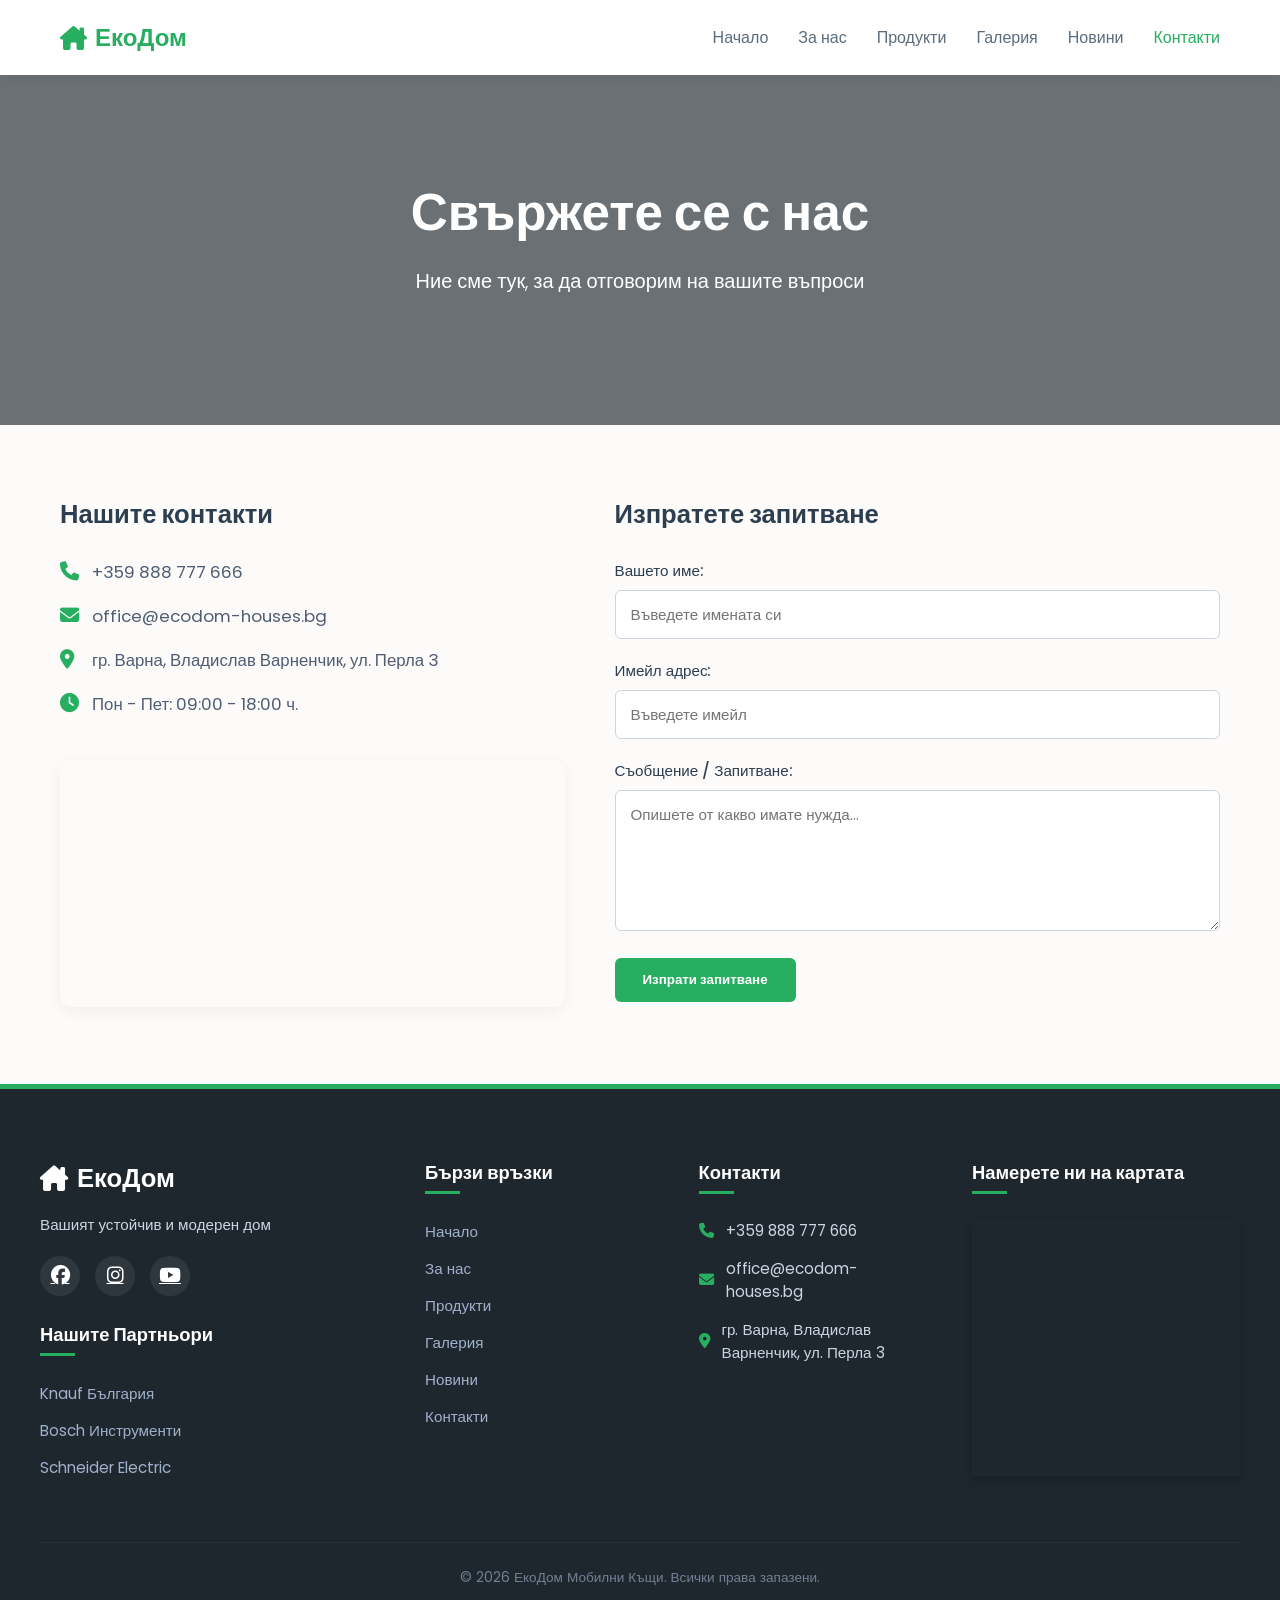
<file: contacts.html>
<!DOCTYPE html>
<html lang="bg">
<head>
    <meta charset="UTF-8">
    <meta name="viewport" content="width=device-width, initial-scale=1.0">
    <title>Контакти | ЕкоДом</title>
    <link href="https://fonts.googleapis.com/css2?family=Poppins:wght@300;400;500;600;700&display=swap" rel="stylesheet">
    <link rel="stylesheet" href="https://cdnjs.cloudflare.com/ajax/libs/font-awesome/6.4.0/css/all.min.css">
    <link rel="stylesheet" href="style.css">
</head>
<body>

    <nav class="navbar">
        <div class="nav-container">
            <a href="index.html" class="logo"><i class="fa-solid fa-house-chimney"></i> ЕкоДом</a>
            <ul class="nav-links">
                <li><a href="index.html">Начало</a></li>
                <li><a href="about.html">За нас</a></li>
                <li><a href="products.html">Продукти</a></li>
                <li><a href="gallery.html">Галерия</a></li>
                <li><a href="news.html">Новини</a></li>
                <li><a href="contacts.html" class="active">Контакти</a></li>
            </ul>
        </div>
    </nav>

    <header class="sub-hero contact-banner">
        <div class="hero-overlay">
            <h1>Свържете се с нас</h1>
            <p>Ние сме тук, за да отговорим на вашите въпроси</p>
        </div>
    </header>

    <main class="main-content-full">
        <section class="section-container">
            <div class="contact-grid">
                
                <div class="contact-info-block">
                    <h3>Нашите контакти</h3>
                    <p><i class="fa-solid fa-phone"></i> +359 888 777 666</p>
                    <p><i class="fa-solid fa-envelope"></i> office@ecodom-houses.bg</p>
                    <p><i class="fa-solid fa-location-dot"></i> гр. Варна, Владислав Варненчик, ул. Перла 3</p>
                    <p><i class="fa-solid fa-clock"></i> Пон - Пет: 09:00 - 18:00 ч.</p>
                    
                    <div class="main-contact-map-wrapper">
                        <iframe src="https://www.google.com/maps/embed?pb=!1m14!1m12!1m3!1d363.44317182738155!2d27.86058474576764!3d43.21902398504618!2m3!1f0!2f0!3f0!3m2!1i1024!2i768!4f13.1!5e0!3m2!1sbg!2sbg!4v1782814382506!5m2!1sbg!2sbg&hl=bg" allowfullscreen="" loading="lazy" referrerpolicy="no-referrer-when-downgrade"></iframe>
                    </div>
                </div>

                <div class="contact-form-block">
                    <h3>Изпратете запитване</h3>
                    <form action="#" method="POST" class="pure-form">
                        <div class="form-group">
                            <label for="name">Вашето име:</label>
                            <input type="text" id="name" placeholder="Въведете имената си" required>
                        </div>
                        <div class="form-group">
                            <label for="email">Имейл адрес:</label>
                            <input type="email" id="email" placeholder="Въведете имейл" required>
                        </div>
                        <div class="form-group">
                            <label for="message">Съобщение / Запитване:</label>
                            <textarea id="message" rows="5" placeholder="Опишете от какво имате нужда..." required></textarea>
                        </div>
                        <button type="submit" class="btn-primary contact-submit-btn">Изпрати запитване</button>
                    </form>
                </div>
            </div>
        </section>
    </main>

    <footer class="rich-footer">
        <div class="footer-top">
            <div class="footer-col">
                <a href="index.html" class="footer-logo"><i class="fa-solid fa-house-chimney"></i> ЕкоДом</a>
                <p>Вашият устойчив и модерен дом</p>
                <div class="social-links">
                    <a href="https://facebook.com" target="_blank"><i class="fa-brands fa-facebook"></i></a>
                    <a href="https://instagram.com" target="_blank"><i class="fa-brands fa-instagram"></i></a>
                    <a href="https://youtube.com" target="_blank"><i class="fa-brands fa-youtube"></i></a>
                </div>
                <div class="footer-partners-subblock">
                    <h4 class="sub-column-title">Нашите Партньори</h4>
                    <ul class="partner-footer-links">
                        <li><a href="https://www.knauf.bg" target="_blank">Knauf България</a></li>
                        <li><a href="https://www.bosch.bg" target="_blank">Bosch Инструменти</a></li>
                        <li><a href="https://www.se.com" target="_blank">Schneider Electric</a></li>
                    </ul>
                </div>
            </div>

            <div class="footer-col">
                <h4>Бързи връзки</h4>
                <ul class="footer-links">
                    <li><a href="index.html">Начало</a></li>
                    <li><a href="about.html">За нас</a></li>
                    <li><a href="products.html">Продукти</a></li>
                    <li><a href="gallery.html">Галерия</a></li>
                    <li><a href="news.html">Новини</a></li>
                    <li><a href="contacts.html">Контакти</a></li>
                </ul>
            </div>

            <div class="footer-col">
                <h4>Контакти</h4>
                <p><i class="fa-solid fa-phone"></i> +359 888 777 666</p>
                <p><i class="fa-solid fa-envelope"></i> office@ecodom-houses.bg</p>
                <p><i class="fa-solid fa-location-dot"></i> гр. Варна, Владислав Варненчик, ул. Перла 3</p>
            </div>

            <div class="footer-col">
                <h4>Намерете ни на картата</h4>
                <div class="footer-map-wrapper">
                    <iframe src="https://www.google.com/maps/embed?pb=!1m14!1m12!1m3!1d363.44317182738155!2d27.86058474576764!3d43.21902398504618!2m3!1f0!2f0!3f0!3m2!1i1024!2i768!4f13.1!5e0!3m2!1sbg!2sbg!4v1782814382506!5m2!1sbg!2sbg&hl=bg" allowfullscreen="" loading="lazy" referrerpolicy="no-referrer-when-downgrade"></iframe>
                </div>
            </div>
        </div>
        <div class="footer-bottom">
            <p>&copy; 2026 ЕкоДом Мобилни Къщи. Всички права запазени.</p>
        </div>
    </footer>

</body>
</html>
</file>
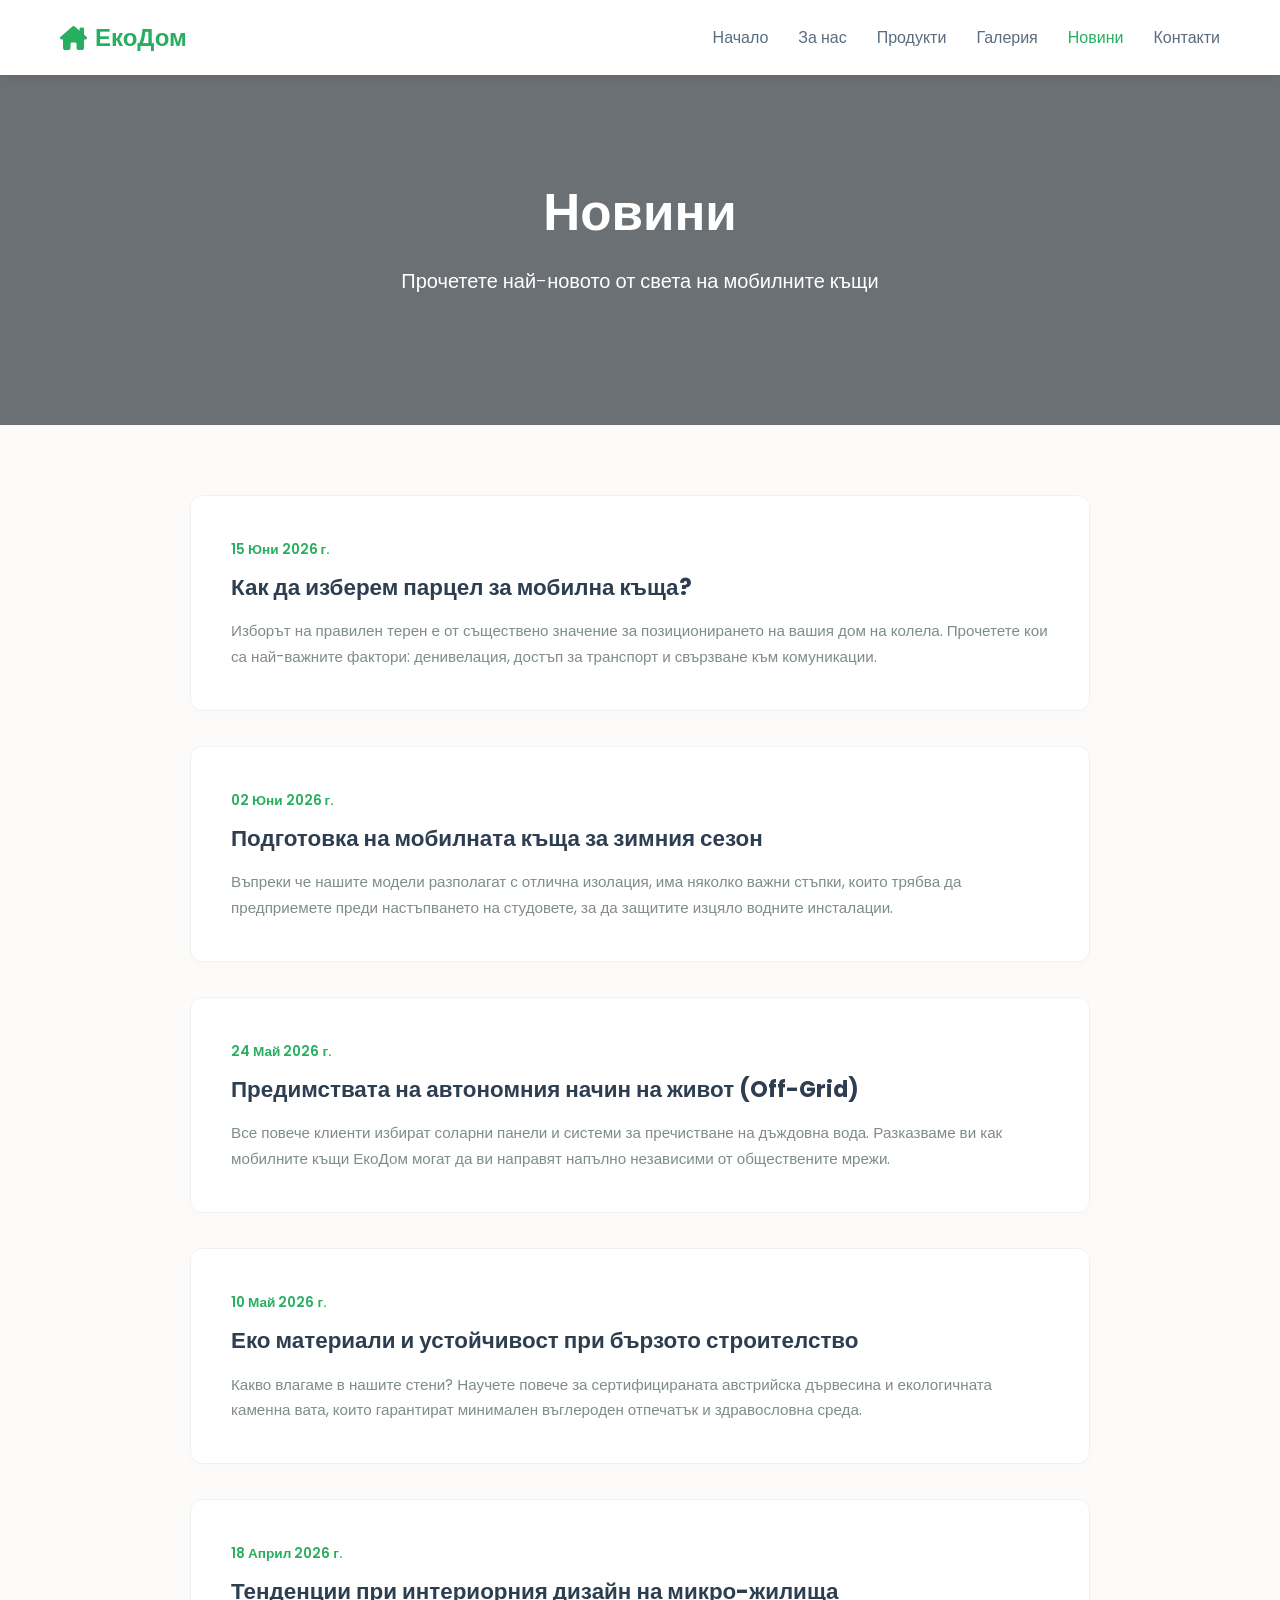
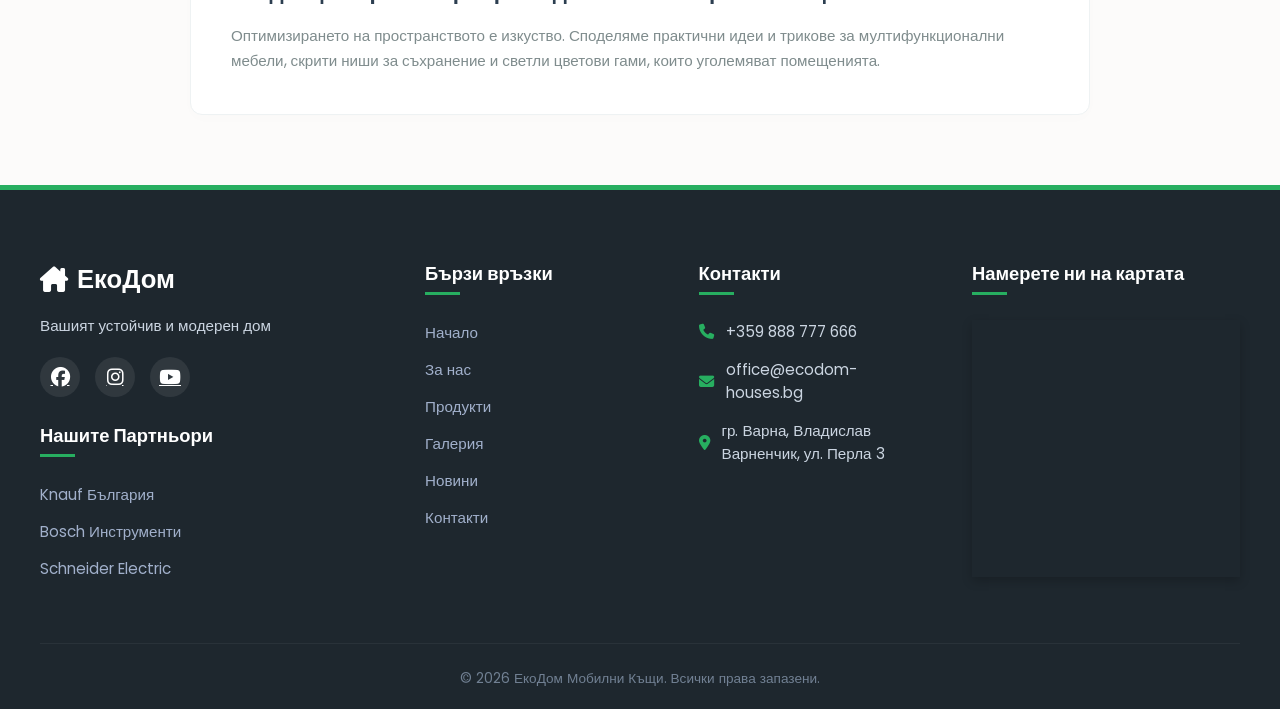
<file: news.html>
<!DOCTYPE html>
<html lang="bg">
<head>
    <meta charset="UTF-8">
    <meta name="viewport" content="width=device-width, initial-scale=1.0">
    <title>Новини | ЕкоДом</title>
    <link href="https://fonts.googleapis.com/css2?family=Poppins:wght@300;400;500;600;700&display=swap" rel="stylesheet">
    <link rel="stylesheet" href="https://cdnjs.cloudflare.com/ajax/libs/font-awesome/6.4.0/css/all.min.css">
    <link rel="stylesheet" href="style.css">
</head>
<body>

    <nav class="navbar">
        <div class="nav-container">
            <a href="index.html" class="logo"><i class="fa-solid fa-house-chimney"></i> ЕкоДом</a>
            <ul class="nav-links">
                <li><a href="index.html">Начало</a></li>
                <li><a href="about.html">За нас</a></li>
                <li><a href="products.html">Продукти</a></li>
                <li><a href="gallery.html">Галерия</a></li>
                <li><a href="news.html" class="active">Новини</a></li>
                <li><a href="contacts.html">Контакти</a></li>
            </ul>
        </div>
    </nav>

    <header class="sub-hero news-banner">
        <div class="hero-overlay">
            <h1>Новини</h1>
            <p>Прочетете най-новото от света на мобилните къщи</p>
        </div>
    </header>

    <main class="main-content-full">
        <section class="section-container">
            <div class="news-grid-layout">
                
                <article class="blog-post-card">
                    <span class="news-date">15 Юни 2026 г.</span>
                    <h3>Как да изберем парцел за мобилна къща?</h3>
                    <p>Изборът на правилен терен е от съществено значение за позиционирането на вашия дом на колела. Прочетете кои са най-важните фактори: денивелация, достъп за транспорт и свързване към комуникации.</p>
                </article>

                <article class="blog-post-card">
                    <span class="news-date">02 Юни 2026 г.</span>
                    <h3>Подготовка на мобилната къща за зимния сезон</h3>
                    <p>Въпреки че нашите модели разполагат с отлична изолация, има няколко важни стъпки, които трябва да предприемете преди настъпването на студовете, за да защитите изцяло водните инсталации.</p>
                </article>

                <article class="blog-post-card">
                    <span class="news-date">24 Май 2026 г.</span>
                    <h3>Предимствата на автономния начин на живот (Off-Grid)</h3>
                    <p>Все повече клиенти избират соларни панели и системи за пречистване на дъждовна вода. Разказваме ви как мобилните къщи ЕкоДом могат да ви направят напълно независими от обществените мрежи.</p>
                </article>

                <article class="blog-post-card">
                    <span class="news-date">10 Май 2026 г.</span>
                    <h3>Еко материали и устойчивост при бързото строителство</h3>
                    <p>Какво влагаме в нашите стени? Научете повече за сертифицираната австрийска дървесина и екологичната каменна вата, които гарантират минимален въглероден отпечатък и здравословна среда.</p>
                </article>

                <article class="blog-post-card">
                    <span class="news-date">18 Април 2026 г.</span>
                    <h3>Тенденции при интериорния дизайн на микро-жилища</h3>
                    <p>Оптимизирането на пространството е изкуство. Споделяме практични идеи и трикове за мултифункционални мебели, скрити ниши за съхранение и светли цветови гами, които уголемяват помещенията.</p>
                </article>

            </div>
        </section>
    </main>

    <footer class="rich-footer">
        <div class="footer-top">
            <div class="footer-col">
                <a href="index.html" class="footer-logo"><i class="fa-solid fa-house-chimney"></i> ЕкоДом</a>
                <p>Вашият устойчив и модерен дом</p>
                <div class="social-links">
                    <a href="https://facebook.com" target="_blank"><i class="fa-brands fa-facebook"></i></a>
                    <a href="https://instagram.com" target="_blank"><i class="fa-brands fa-instagram"></i></a>
                    <a href="https://youtube.com" target="_blank"><i class="fa-brands fa-youtube"></i></a>
                </div>
                <div class="footer-partners-subblock">
                    <h4 class="sub-column-title">Нашите Партньори</h4>
                    <ul class="partner-footer-links">
                        <li><a href="https://www.knauf.bg" target="_blank">Knauf България</a></li>
                        <li><a href="https://www.bosch.bg" target="_blank">Bosch Инструменти</a></li>
                        <li><a href="https://www.se.com" target="_blank">Schneider Electric</a></li>
                    </ul>
                </div>
            </div>

            <div class="footer-col">
                <h4>Бързи връзки</h4>
                <ul class="footer-links">
                    <li><a href="index.html">Начало</a></li>
                    <li><a href="about.html">За нас</a></li>
                    <li><a href="products.html">Продукти</a></li>
                    <li><a href="gallery.html">Галерия</a></li>
                    <li><a href="news.html">Новини</a></li>
                    <li><a href="contacts.html">Контакти</a></li>
                </ul>
            </div>

            <div class="footer-col">
                <h4>Контакти</h4>
                <p><i class="fa-solid fa-phone"></i> +359 888 777 666</p>
                <p><i class="fa-solid fa-envelope"></i> office@ecodom-houses.bg</p>
                <p><i class="fa-solid fa-location-dot"></i> гр. Варна, Владислав Варненчик, ул. Перла 3</p>
            </div>

            <div class="footer-col">
                <h4>Намерете ни на картата</h4>
                <div class="footer-map-wrapper">
                    <iframe src="https://www.google.com/maps/embed?pb=!1m14!1m12!1m3!1d363.44317182738155!2d27.86058474576764!3d43.21902398504618!2m3!1f0!2f0!3f0!3m2!1i1024!2i768!4f13.1!5e0!3m2!1sbg!2sbg!4v1782814382506!5m2!1sbg!2sbg&hl=bg" allowfullscreen="" loading="lazy" referrerpolicy="no-referrer-when-downgrade"></iframe>
                </div>
            </div>
        </div>
        <div class="footer-bottom">
            <p>&copy; 2026 ЕкоДом Мобилни Къщи. Всички права запазени.</p>
        </div>
    </footer>

</body>
</html>
</file>
<file: style.css>
* {
    margin: 0;
    padding: 0;
    box-sizing: border-box;
    font-family: 'Poppins', sans-serif;
}

body {
    background-color: #fcfbfa;
    color: #2c3e50;
}

.main-content-full {
    width: 100%;
}

.section-container {
    max-width: 1200px;
    margin: 0 auto;
    padding: 70px 20px;
}

.bg-light { 
    background-color: #f5f6fa; 
}

.text-center { 
    text-align: center; 
}

.section-title {
    text-align: center;
    font-size: 2.2rem;
    color: #2c3e50;
    margin-bottom: 40px;
    position: relative;
    padding-bottom: 12px;
}

.section-title::after {
    content: '';
    position: absolute;
    bottom: 0; left: 50%;
    transform: translateX(-50%);
    width: 60px; height: 3px;
    background-color: #27ae60;
}

.section-title-left {
    font-size: 2.2rem;
    color: #2c3e50;
    margin-bottom: 25px;
}

.section-subtitle { 
    color: #7f8c8d; 
    margin-top: -30px; 
    margin-bottom: 40px; 
}

.feature-card, .testimonial-card, .cert-card, .team-card, .product-card, .blog-post-card, .product-detail-layout {
    background: #ffffff;
    border-radius: 12px;
    border: 1px solid #eef2f3;
    box-shadow: 0 4px 15px rgba(0,0,0,0.01);
}

.btn-primary {
    background-color: #27ae60;
    color: white;
    text-decoration: none;
    padding: 12px 28px;
    font-weight: 600;
    border-radius: 6px;
    transition: all 0.3s;
    border: none;
    cursor: pointer;
}

.btn-primary:hover {
    background-color: #219653;
    box-shadow: 0 4px 15px rgba(39,174,96,0.3);
}

.navbar {
    background-color: #ffffff;
    box-shadow: 0 2px 10px rgba(0,0,0,0.05);
    position: sticky;
    top: 0;
    z-index: 1000;
}

.nav-container {
    max-width: 1200px;
    margin: 0 auto;
    display: flex;
    justify-content: space-between;
    align-items: center;
    padding: 20px;
}

.logo {
    font-size: 1.5rem;
    font-weight: 700;
    color: #27ae60;
    text-decoration: none;
    display: flex;
    align-items: center;
    gap: 8px;
}

.nav-links {
    display: flex;
    list-style: none;
    gap: 30px;
}

.nav-links a {
    text-decoration: none;
    color: #5a6c7d;
    font-weight: 500;
    font-size: 1rem;
    transition: color 0.3s;
}

.nav-links a:hover, .nav-links a.active {
    color: #27ae60;
}

.hero-home {
    background-image: url('https://images.unsplash.com/photo-1542718610-a1d656d1884c?auto=format&fit=crop&w=1920&q=90');
    background-size: cover;
    background-position: center;
    height: 600px;
    position: relative;
}

.sub-hero {
    background-size: cover;
    background-position: center;
    height: 350px;
    position: relative;
}

.about-banner {
    background-image: url('https://images.unsplash.com/photo-1513584684374-8bab748fbf90?auto=format&fit=crop&w=1200&q=80');
}

.products-banner {
    background-image: url('https://images.unsplash.com/photo-1513694203232-719a280e022f?auto=format&fit=crop&w=1200&q=80');
}

.gallery-banner {
    background-image: url('https://images.unsplash.com/photo-1448375240586-882707db888b?auto=format&fit=crop&w=1200&q=80');
}

.news-banner {
    background-image: url('https://images.unsplash.com/photo-1504711434969-e33886168f5c?auto=format&fit=crop&w=1200&q=80');
}

.contact-banner {
    background-image: url('https://images.unsplash.com/photo-1423666639041-f56000c27a9a?auto=format&fit=crop&w=1200&q=80');
}

.hero-overlay {
    position: absolute;
    top: 0; left: 0; width: 100%; height: 100%;
    background: rgba(30, 39, 46, 0.65);
    display: flex;
    flex-direction: column;
    justify-content: center;
    align-items: center;
    color: #ffffff;
    text-align: center;
    padding: 20px;
}

.hero-badge {
    background: rgba(39, 174, 96, 0.2);
    border: 1px solid #27ae60;
    padding: 6px 18px;
    border-radius: 50px;
    font-size: 0.85rem;
    text-transform: uppercase;
    margin-bottom: 20px;
    letter-spacing: 1px;
}

.hero-overlay h1 { 
    font-size: 3.2rem; 
    font-weight: 700; 
    margin-bottom: 15px; 
}

.hero-overlay p { 
    font-size: 1.25rem; 
    max-width: 700px; 
    margin-bottom: 30px; 
    font-weight: 300; }

.services-grid-large {
    display: grid;
    grid-template-columns: repeat(3, 1fr);
    gap: 30px;
}

.service-item {
    display: flex; 
    gap: 20px; 
    background: white;
    padding: 25px; 
    border-radius: 10px; 
    border: 1px solid #f1f3f5;
}

.service-item i { font-size: 2rem; color: #27ae60; }

.process-grid {
    display: grid;
    grid-template-columns: repeat(4, 1fr);
    gap: 25px;
}

.process-step {
    text-align: center;
    position: relative;
}

.step-num {
    width: 50px; 
    height: 50px;
    background-color: #27ae60;
    color: white;
    font-size: 1.3rem; 
    font-weight: 700;
    display: flex; 
    justify-content: center; 
    align-items: center;
    border-radius: 50%; margin: 0 auto 20px auto;
}

.features-grid {
    display: grid;
    grid-template-columns: repeat(3, 1fr);
    gap: 30px;
}

.feature-card {
    padding: 40px 30px;
    display: flex;
    flex-direction: column; 
    align-items: center;    
    text-align: center;
}

.feature-card p {
    text-align: center !important;
}

.feature-card i { 
    font-size: 2.5rem; 
    color: #27ae60; 
    margin-bottom: 20px; 
}

.video-container {
    max-width: 800px;
    margin: 0 auto;
    box-shadow: 0 10px 30px rgba(0,0,0,0.06);
}

.video-container iframe {
    border: 0; 
    border-radius: 12px;
}

.testimonials-grid-three {
    display: grid;
    grid-template-columns: repeat(3, 1fr);
    gap: 25px;
}

.testimonial-card { 
    padding: 30px; 
    text-align: center;
}

.testimonial-card p {
    text-align: center !important;
}

.stars { 
    color: #f1c40f; 
    margin-bottom: 15px; 
}

.split-side-layout {
    display: flex;
    align-items: center;
    gap: 50px;
}

.split-text-side {
    flex: 1.2;
    font-size: 1.1rem;
    line-height: 1.8;
    color: #4f5d73;
}

.split-img-side { 
    flex: 1; 
}

.split-img-side img {
    width: 100%;
    border-radius: 12px;
    box-shadow: 0 8px 25px rgba(0,0,0,0.05);
}

.rich-text-block {
    max-width: 850px;
    margin: 0 auto;
    font-size: 1.1rem;
    line-height: 1.8;
    color: #4f5d73;
}

.mission-text { 
    font-style: italic; 
    font-size: 1.4rem; 
    color: #27ae60; 
    font-weight: 500; 
}

.mission-bottom-img { margin-top: 35px; }
.mission-bottom-img img {
    width: 100%;
    max-width: 850px;
    height: 350px;
    object-fit: cover;
    border-radius: 12px;
    box-shadow: 0 8px 25px rgba(0,0,0,0.04);
}

.stats-grid-three {
    display: grid;
    grid-template-columns: repeat(3, 1fr);
    gap: 30px;
}

.stat-number {
    font-size: 2.8rem;
    font-weight: 700;
    color: #27ae60;
    margin-bottom: 10px;
}

.cert-card {
    padding: 35px 25px;
    border-top: 4px solid #27ae60;
    text-align: center;
}

.cert-card i { 
    font-size: 2.2rem; 
    color: #27ae60; 
    margin-bottom: 15px; 
}

.team-grid-four {
    display: grid;
    grid-template-columns: repeat(4, 1fr);
    gap: 25px;
}

.team-card { 
    padding: 25px; 
    text-align: center;
}

.team-avatar-box {
    width: 90px; height: 90px;
    border-radius: 50%;
    margin: 0 auto 15px auto;
    overflow: hidden;
    border: 3px solid #eef2f3;
}

.team-avatar-box img { 
    width: 100%; 
    height: 100%; 
    object-fit: cover; 
}

.history-text {
    text-align: justify !important; 
    text-indent: 40px !important;   
    margin-bottom: 20px;            
}

.partners-grid-images {
    display: flex;
    justify-content: center;
    align-items: center;
    gap: 40px;
}

.partner-img-card {
    background: white;
    padding: 15px 30px;
    border-radius: 8px;
    border: 1px solid #eef2f3;
    transition: all 0.3s ease;
    display: flex;
    justify-content: center;
    align-items: center;
    height: 100px;
    width: 190px;
}

.partner-img-card img {
    max-width: 100%;
    max-height: 100%;
    object-fit: contain;
    filter: grayscale(100%);
    opacity: 0.7;
    transition: all 0.3s ease;
}

.partner-img-card:hover {
    transform: translateY(-4px);
    box-shadow: 0 8px 20px rgba(39,174,96,0.12);
    border-color: #27ae60;
}

.partner-img-card:hover img {
    filter: grayscale(0%);
    opacity: 1;
}

.products-grid-three {
    display: grid;
    grid-template-columns: repeat(3, 1fr);
    gap: 30px;
}

.product-card {
    overflow: hidden;
    display: flex;
    flex-direction: column;
}

.product-img {
    width: 100%;
    height: 220px;
    object-fit: cover;
}

.product-info {
    padding: 25px;
    display: flex;
    flex-direction: column;
    flex-grow: 1;
}

.product-info h3 {
    margin-bottom: 5px;
}

.product-size {
    display: block;
    margin-bottom: 10px;
    font-size: 0.9rem;
    color: #27ae60;
    font-weight: 500;
}

.product-info p {
    color: #7f8c8d;
    font-size: 0.9rem;
    line-height: 1.6;
    margin-bottom: 20px;
    flex-grow: 1;
    text-align: justify;
}

.product-footer-row {
    display: flex;
    justify-content: space-between;
    align-items: center;
    margin-top: auto;
}

.product-price {
    font-size: 1.2rem;
    font-weight: 700;
    color: #2c3e50;
}

.btn-small {
    padding: 8px 16px !important;
    font-size: 0.9rem;
}

.gallery-grid-three {
    display: grid;
    grid-template-columns: repeat(3, 1fr);
    gap: 25px;
}

.gallery-item {
    border-radius: 12px;
    overflow: hidden;
    height: 280px;
}

.gallery-item img {
    width: 100%;
    height: 100%;
    object-fit: cover;
    transition: transform 0.4s ease;
}

.gallery-item:hover img { 
    transform: scale(1.06); 
}

.news-grid-layout {
    display: flex;
    flex-direction: column;
    gap: 35px;
    max-width: 900px;
    margin: 0 auto;
}

.blog-post-card {
    padding: 40px;
    transition: all 0.3s ease;
}

.news-date {
    display: inline-block;
    color: #27ae60;
    font-size: 0.85rem;
    font-weight: 600;
    margin-bottom: 12px;
}

.blog-post-card h3 {
    font-size: 1.4rem;
    color: #2c3e50;
    margin-bottom: 15px;
    line-height: 1.4;
}

.blog-post-card p {
    color: #7f8c8d;
    font-size: 0.95rem;
    line-height: 1.7;
}

.contact-grid {
    display: grid;
    grid-template-columns: 1fr 1.2fr;
    gap: 50px;
}

.contact-info-block h3, .contact-form-block h3 {
    font-size: 1.6rem;
    color: #2c3e50;
    margin-bottom: 25px;
}

.contact-info-block p {
    font-size: 1.05rem;
    color: #4f5d73;
    margin-bottom: 18px;
    display: flex;
    align-items: center;
    gap: 12px;
}

.contact-info-block p i {
    color: #27ae60;
    font-size: 1.2rem;
    width: 20px;
}

.main-contact-map-wrapper iframe {
    border: 0; 
    border-radius: 12px; 
    margin-top: 25px; 
    box-shadow: 0 4px 15px rgba(0,0,0,0.05);
    width: 100%;
    height: 247px;
}

.pure-form .form-group { margin-bottom: 20px; }

.pure-form label {
    display: block;
    margin-bottom: 8px;
    font-weight: 500;
    color: #2c3e50;
    font-size: 0.95rem;
}

.pure-form input, .pure-form textarea {
    width: 100%;
    padding: 12px 15px;
    border: 1px solid #cbd5e1;
    border-radius: 6px;
    font-size: 0.95rem;
    font-family: inherit;
    color: #2c3e50;
    background-color: #ffffff;
    transition: border-color 0.3s;
}

.pure-form input:focus, .pure-form textarea:focus {
    outline: none;
    border-color: #27ae60;
}

.contact-submit-btn {
    display: inline-block !important;
    margin: 0 0 0 0 !important;
    width: auto !important;
}

.product-detail-layout {
    display: flex;
    gap: 50px;
    align-items: flex-start;
    padding: 40px;
}

.product-detail-img { 
    flex: 1.2; 
}

.product-detail-img img {
    width: 100%;
    height: 450px;
    object-fit: cover;
    border-radius: 8px;
    box-shadow: 0 5px 15px rgba(0,0,0,0.03);
}

.product-detail-specs { 
    flex: 1; 
}

.product-detail-specs h2 { 
    font-size: 2.2rem; 
    color: #2c3e50; 
    margin-bottom: 10px; 
}

.detail-price {
    display: inline-block;
    font-size: 1.4rem;
    font-weight: 700;
    color: #27ae60;
    margin-bottom: 20px;
}

.detail-desc {
    color: #7f8c8d;
    font-size: 1rem;
    line-height: 1.7;
    margin-bottom: 30px;
    text-align: justify;
}

.specs-list-block h4 {
    font-size: 1.15rem;
    color: #2c3e50;
    margin-bottom: 15px;
    font-weight: 600;
}

.specs-clean-list {
    list-style: none;
    margin-bottom: 35px;
}

.specs-clean-list li {
    font-size: 1rem;
    color: #4f5d73;
    margin-bottom: 12px;
    display: flex;
    align-items: center;
    gap: 12px;
}

.specs-clean-list li i {
    color: #27ae60;
    font-size: 1.1rem;
    width: 20px;
}

.product-detail-btn { 
    display: inline-block; 
    text-align: center; 
}

.rich-footer {
    background-color: #1e272e;
    color: #cbd5e1;
    padding: 70px 20px 20px 20px;
    border-top: 5px solid #27ae60;
}

.footer-top {
    max-width: 1200px;
    margin: 0 auto;
    display: grid;
    grid-template-columns: 1.5fr 1fr 1fr 1.2fr;
    gap: 50px;
}

.footer-col h4 {
    color: #ffffff; 
    font-size: 1.15rem; 
    font-weight: 600;
    margin-bottom: 25px; 
    position: relative; 
    padding-bottom: 8px;
}

.footer-col h4::after {
    content: ''; 
    position: absolute; 
    left: 0; 
    bottom: 0;
    width: 35px; 
    height: 3px; 
    background-color: #27ae60;
}

.footer-logo {
    font-size: 1.6rem; 
    font-weight: 700; 
    color: white;
    text-decoration: none; 
    display: flex; 
    align-items: center; 
    gap: 8px; 
    margin-bottom: 15px;
}

.social-links { 
    display: flex; 
    gap: 15px; 
    margin-top: 20px; 
}

.social-links a {
    color: white; 
    background: rgba(255,255,255,0.08);
    width: 40px; 
    height: 40px; 
    display: flex; 
    justify-content: center; 
    align-items: center;
    border-radius: 50%; 
    font-size: 1.2rem; 
    transition: background 0.3s;
}

.social-links a:hover { 
    background: #27ae60; 
}

.footer-links, .partner-footer-links { 
    list-style: none; 
}

.footer-links li, .partner-footer-links li { 
    margin-bottom: 12px; 
}

.footer-links a, .partner-footer-links a {
    text-decoration: none; 
    color: #a1b0cb; 
    transition: color 0.3s; 
    font-size: 0.95rem;
}

.footer-links a:hover, .partner-footer-links a:hover { 
    color: white; 
}

.footer-col p { 
    display: flex; 
    align-items: center; 
    gap: 12px; 
    margin-bottom: 15px; 
    font-size: 0.95rem; 
}

.footer-col p i { 
    color: #27ae60; 
}

.footer-bottom {
    max-width: 1200px; 
    margin: 50px auto 0 auto; 
    padding-top: 25px;
    border-top: 1px solid rgba(255,255,255,0.05); 
    text-align: center;
    font-size: 0.85rem; 
    color: #718093;
}

.footer-partners-subblock { 
    margin-top: 25px; 
}

.sub-column-title { 
    color: #ffffff; 
    font-size: 1rem; 
    font-weight: 600; 
    margin-bottom: 15px; 
}

.footer-map-wrapper { 
    margin-top: 15px; 
    box-shadow: 0 4px 10px rgba(0, 0, 0, 0.2); 
}

.footer-map-wrapper iframe { 
    border: 0; 
    border-radius: 8px; 
    width: 100%; 
    height: 250px; 
}

@media (max-width: 900px) {
    .features-grid, .process-grid, .testimonials-grid-three, 
    .services-grid-large, .stats-grid-three, .team-grid-four, 
    .products-grid-three, .gallery-grid-three, .contact-grid,
    .footer-top {
        grid-template-columns: 1fr;
    }
    
    .split-side-layout, .partners-grid-images, .product-detail-layout {
        flex-direction: column;
        align-items: center;
    }
    
    .nav-container { flex-direction: column; gap: 15px; text-align: center; }
    .hero-overlay h1 { font-size: 2.2rem; }
    .blog-post-card { padding: 25px; }
    .product-detail-specs h2 { font-size: 1.8rem; margin-top: 15px; }
    .contact-submit-btn { margin: 20px auto 0 auto !important; display: block !important; }
}
</file>
